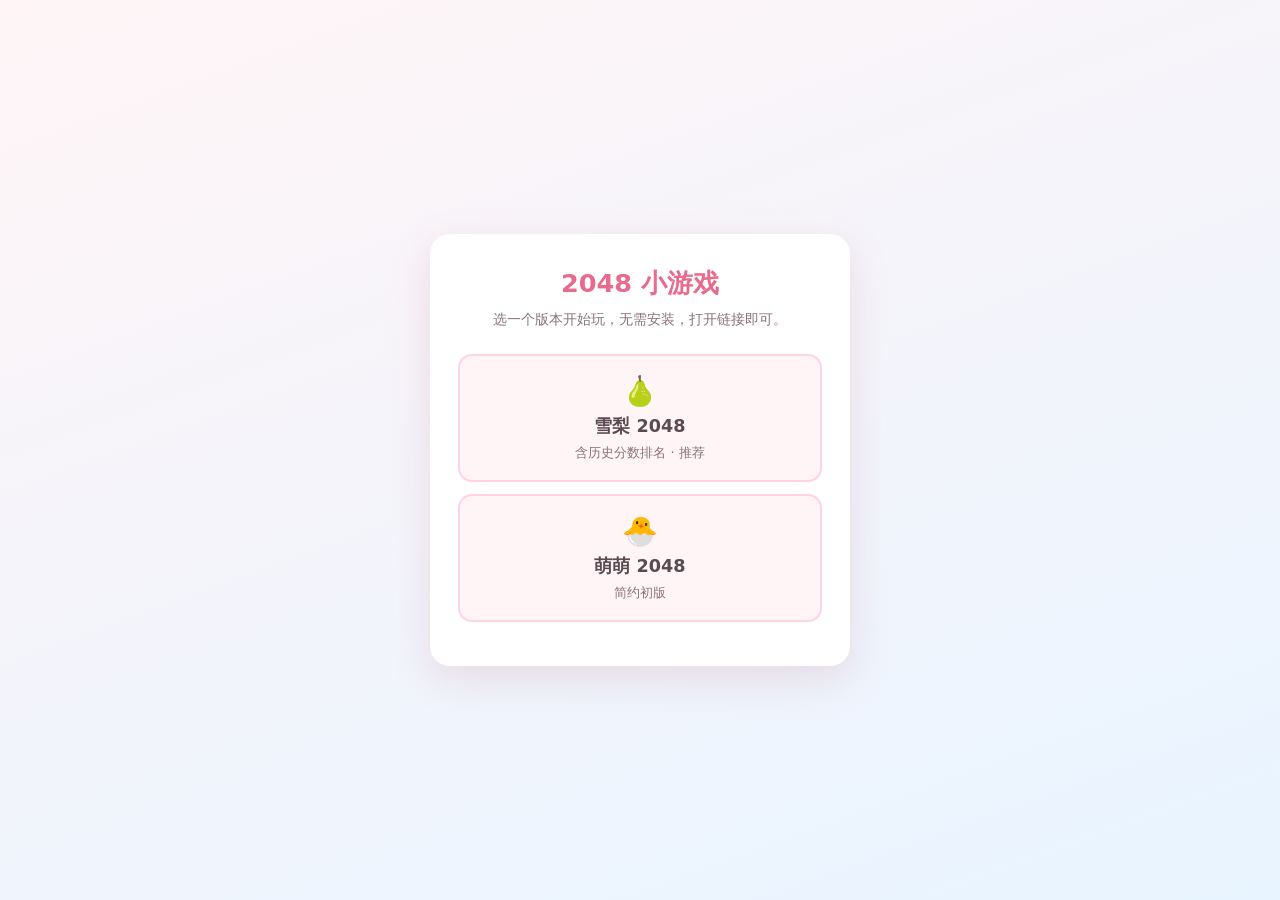
<file: index.html>
<!DOCTYPE html>
<html lang="zh-CN">
<head>
  <meta charset="UTF-8" />
  <meta name="viewport" content="width=device-width, initial-scale=1.0" />
  <title>2048 小游戏</title>
  <style>
    * { box-sizing: border-box; margin: 0; padding: 0; }
    body {
      min-height: 100vh;
      font-family: "Segoe UI", system-ui, sans-serif;
      background: linear-gradient(160deg, #fff5f7, #e8f4ff);
      display: flex;
      align-items: center;
      justify-content: center;
      padding: 24px;
      color: #5c4a52;
    }
    .wrap {
      max-width: 420px;
      width: 100%;
      background: #fff;
      border-radius: 20px;
      padding: 32px 28px;
      box-shadow: 0 12px 40px rgba(197, 117, 137, 0.2);
      text-align: center;
    }
    h1 { font-size: 1.6rem; margin-bottom: 8px; color: #e86b8f; }
    p { font-size: 0.9rem; color: #8a7279; margin-bottom: 24px; line-height: 1.5; }
    a.card {
      display: block;
      text-decoration: none;
      color: inherit;
      background: #fff5f7;
      border: 2px solid #ffd4e0;
      border-radius: 14px;
      padding: 18px 16px;
      margin-bottom: 12px;
      transition: transform 0.15s, box-shadow 0.15s;
    }
    a.card:hover {
      transform: translateY(-2px);
      box-shadow: 0 8px 20px rgba(255, 143, 171, 0.25);
    }
    a.card strong { display: block; font-size: 1.1rem; margin-bottom: 4px; }
    a.card span { font-size: 0.82rem; color: #8a7279; }
    .emoji { font-size: 1.8rem; margin-bottom: 6px; }
  </style>
</head>
<body>
  <div class="wrap">
    <h1>2048 小游戏</h1>
    <p>选一个版本开始玩，无需安装，打开链接即可。</p>
    <a class="card" href="xueli-2048/">
      <div class="emoji">🍐</div>
      <strong>雪梨 2048</strong>
      <span>含历史分数排名 · 推荐</span>
    </a>
    <a class="card" href="game-2048/">
      <div class="emoji">🐣</div>
      <strong>萌萌 2048</strong>
      <span>简约初版</span>
    </a>
  </div>
</body>
</html>
</file>
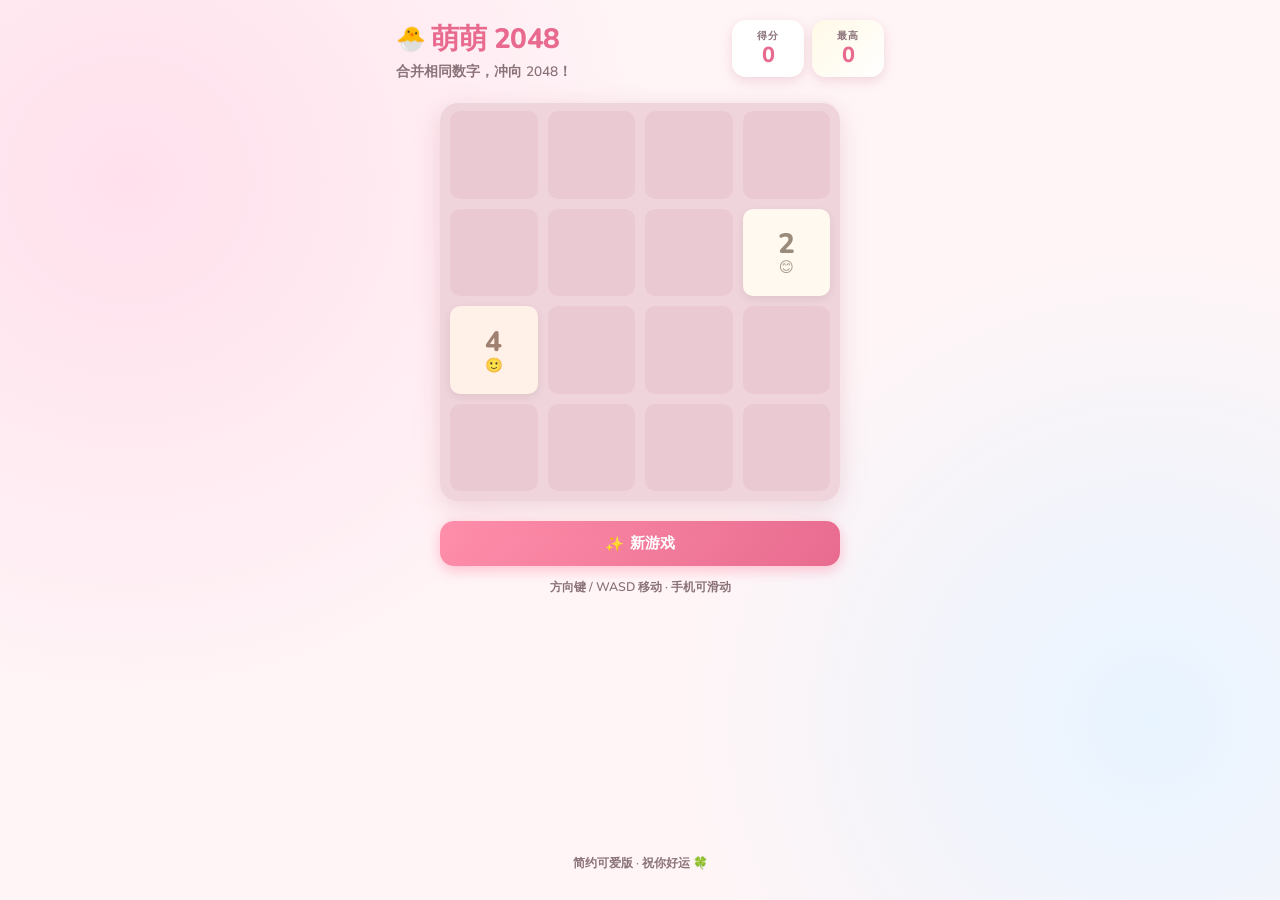
<file: game-2048/index.html>
<!DOCTYPE html>
<html lang="zh-CN">
<head>
  <meta charset="UTF-8" />
  <meta name="viewport" content="width=device-width, initial-scale=1.0, user-scalable=no" />
  <title>萌萌 2048</title>
  <link rel="preconnect" href="https://fonts.googleapis.com" />
  <link rel="preconnect" href="https://fonts.gstatic.com" crossorigin />
  <link href="https://fonts.googleapis.com/css2?family=Nunito:wght@600;700;800&display=swap" rel="stylesheet" />
  <link rel="stylesheet" href="style.css" />
</head>
<body>
  <div class="app">
    <header class="header">
      <div class="title-block">
        <h1 class="title">
          <span class="title-emoji">🐣</span>
          萌萌 2048
        </h1>
        <p class="subtitle">合并相同数字，冲向 2048！</p>
      </div>
      <div class="scores">
        <div class="score-box">
          <span class="score-label">得分</span>
          <span id="score" class="score-value">0</span>
        </div>
        <div class="score-box best">
          <span class="score-label">最高</span>
          <span id="best-score" class="score-value">0</span>
        </div>
      </div>
    </header>

    <main class="main">
      <div class="board-wrap">
        <div id="board" class="board" aria-label="2048 游戏棋盘"></div>
        <div id="overlay" class="overlay hidden" role="dialog" aria-modal="true">
          <div class="overlay-card">
            <p id="overlay-emoji" class="overlay-emoji">🎉</p>
            <h2 id="overlay-title" class="overlay-title">太棒啦！</h2>
            <p id="overlay-msg" class="overlay-msg">你合成了 2048！</p>
            <div class="overlay-actions">
              <button id="btn-continue" class="btn btn-secondary hidden">继续玩</button>
              <button id="btn-retry" class="btn btn-primary">再来一局</button>
            </div>
          </div>
        </div>
      </div>

      <div class="controls">
        <button id="btn-new" class="btn btn-primary btn-wide">
          <span>✨</span> 新游戏
        </button>
        <p class="hint">方向键 / WASD 移动 · 手机可滑动</p>
      </div>
    </main>

    <footer class="footer">
      <span>简约可爱版 · 祝你好运 🍀</span>
    </footer>
  </div>

  <script src="game-core.js"></script>
  <script src="game.js"></script>
</body>
</html>
</file>
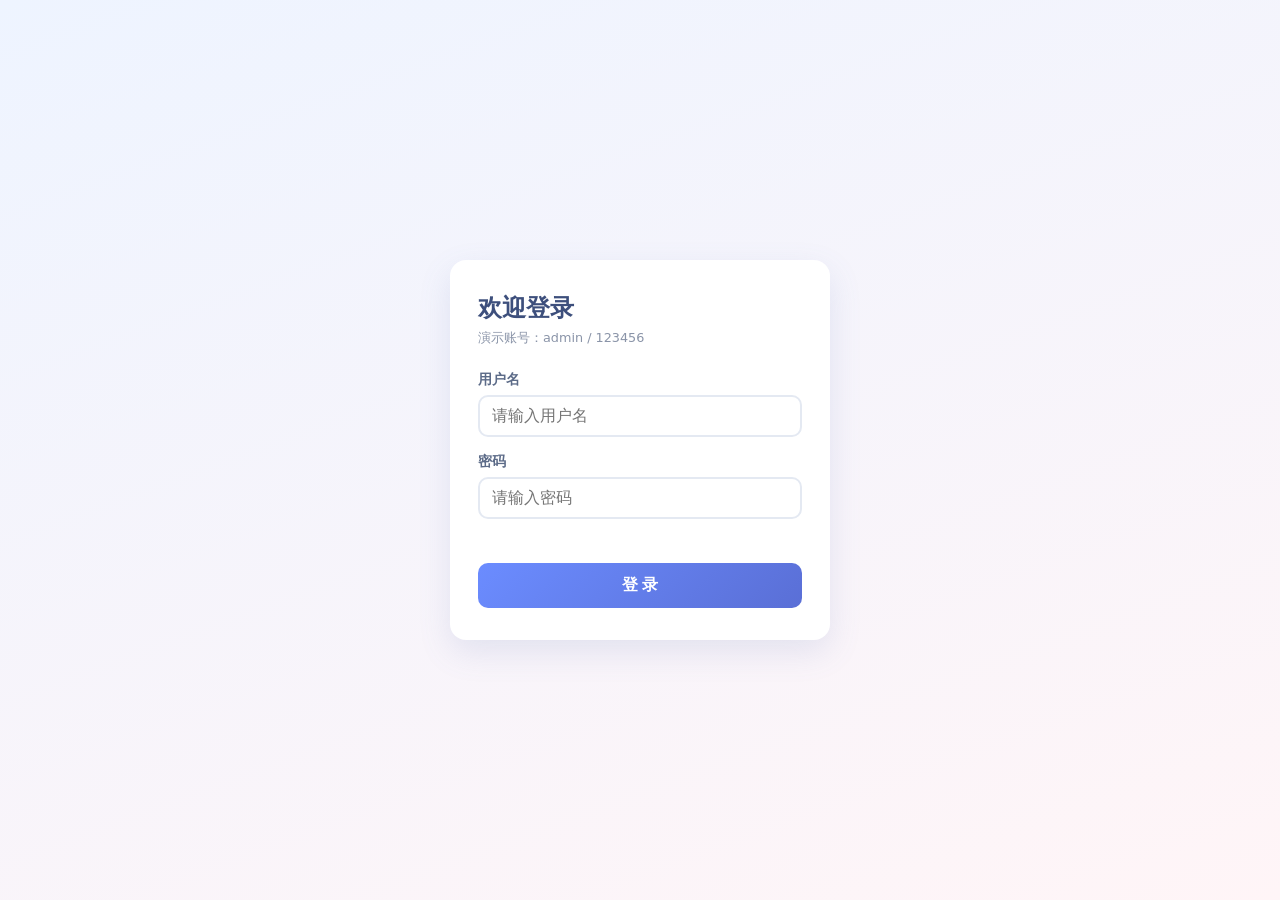
<file: login-page/index.html>
<!DOCTYPE html>
<html lang="zh-CN">
<head>
  <meta charset="UTF-8" />
  <meta name="viewport" content="width=device-width, initial-scale=1.0" />
  <title>登录</title>
  <link rel="stylesheet" href="style.css" />
</head>
<body>
  <div class="login-card">
    <h1 class="title">欢迎登录</h1>
    <p class="hint">演示账号：admin / 123456</p>

    <form id="login-form" novalidate>
      <label class="field">
        <span>用户名</span>
        <input id="username" type="text" autocomplete="username" placeholder="请输入用户名" />
      </label>
      <label class="field">
        <span>密码</span>
        <input id="password" type="password" autocomplete="current-password" placeholder="请输入密码" />
      </label>
      <p id="message" class="message" role="alert" aria-live="polite"></p>
      <button type="submit" class="btn">登 录</button>
    </form>
  </div>

  <script src="login-core.js"></script>
  <script src="login.js"></script>
</body>
</html>
</file>
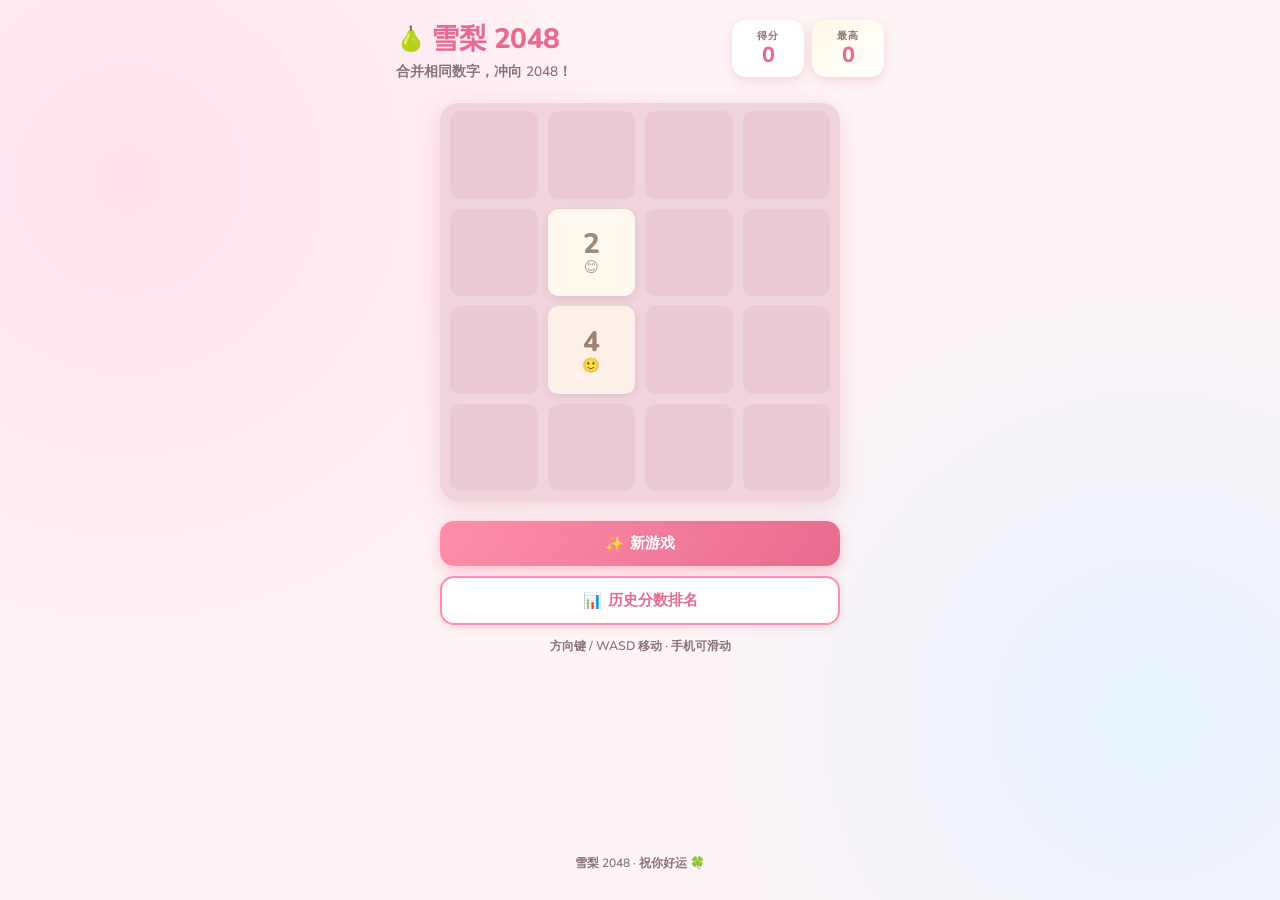
<file: xueli-2048/index.html>
<!DOCTYPE html>
<html lang="zh-CN">
<head>
  <meta charset="UTF-8" />
  <meta name="viewport" content="width=device-width, initial-scale=1.0, user-scalable=no" />
  <title>雪梨 2048</title>
  <link rel="preconnect" href="https://fonts.googleapis.com" />
  <link rel="preconnect" href="https://fonts.gstatic.com" crossorigin />
  <link href="https://fonts.googleapis.com/css2?family=Nunito:wght@600;700;800&display=swap" rel="stylesheet" />
  <link rel="stylesheet" href="style.css" />
</head>
<body>
  <div class="app">
    <header class="header">
      <div class="title-block">
        <h1 class="title">
          <span class="title-emoji">🍐</span>
          雪梨 2048
        </h1>
        <p class="subtitle">合并相同数字，冲向 2048！</p>
      </div>
      <div class="scores">
        <div class="score-box">
          <span class="score-label">得分</span>
          <span id="score" class="score-value">0</span>
        </div>
        <div class="score-box best">
          <span class="score-label">最高</span>
          <span id="best-score" class="score-value">0</span>
        </div>
      </div>
    </header>

    <main class="main">
      <div class="board-wrap">
        <div id="board" class="board" aria-label="2048 游戏棋盘"></div>
        <div id="overlay" class="overlay hidden" role="dialog" aria-modal="true">
          <div class="overlay-card">
            <p id="overlay-emoji" class="overlay-emoji">🎉</p>
            <h2 id="overlay-title" class="overlay-title">太棒啦！</h2>
            <p id="overlay-msg" class="overlay-msg">你合成了 2048！</p>
            <div class="overlay-actions">
              <button id="btn-continue" class="btn btn-secondary hidden">继续玩</button>
              <button id="btn-retry" class="btn btn-primary">再来一局</button>
            </div>
          </div>
        </div>
      </div>

      <div class="controls">
        <button id="btn-new" class="btn btn-primary btn-wide">
          <span>✨</span> 新游戏
        </button>
        <button id="btn-history" class="btn btn-outline btn-wide" type="button">
          <span>📊</span> 历史分数排名
        </button>
        <p class="hint">方向键 / WASD 移动 · 手机可滑动</p>
      </div>
    </main>

    <footer class="footer">
      <span>雪梨 2048 · 祝你好运 🍀</span>
    </footer>
  </div>

  <div id="history-modal" class="history-modal hidden" role="dialog" aria-modal="true" aria-labelledby="history-title">
    <div class="history-backdrop" id="history-backdrop"></div>
    <div class="history-panel">
      <div class="history-header">
        <h2 id="history-title" class="history-title">🍐 历史分数排名</h2>
        <button id="btn-history-close" class="btn-close" type="button" aria-label="关闭">×</button>
      </div>
      <p class="history-desc">按分数从高到低排列 · 共 <span id="history-count">0</span> 局</p>
      <div class="history-list-wrap">
        <ul id="history-list" class="history-list"></ul>
        <p id="history-empty" class="history-empty hidden">还没有对局记录，快去玩一局吧～</p>
      </div>
    </div>
  </div>

  <script src="game-core.js"></script>
  <script src="game-history.js"></script>
  <script src="game.js"></script>
</body>
</html>
</file>
<file: game-2048/style.css>
*,
*::before,
*::after {
  box-sizing: border-box;
  margin: 0;
  padding: 0;
}

:root {
  --bg: #fff5f7;
  --bg-deep: #ffe8ee;
  --board: #f0d4dc;
  --cell-empty: #e8c4ce;
  --text: #5c4a52;
  --text-light: #8a7279;
  --accent: #ff8fab;
  --accent-dark: #e86b8f;
  --shadow: rgba(200, 120, 140, 0.25);
  --radius: 14px;
  --tile-radius: 10px;
}

html, body {
  min-height: 100%;
  font-family: "Nunito", "Segoe UI", system-ui, sans-serif;
  background: var(--bg);
  background-image:
    radial-gradient(circle at 10% 20%, #ffe0ec 0%, transparent 40%),
    radial-gradient(circle at 90% 80%, #e8f4ff 0%, transparent 35%);
  color: var(--text);
  -webkit-tap-highlight-color: transparent;
  user-select: none;
}

.app {
  max-width: 520px;
  margin: 0 auto;
  padding: 20px 16px 28px;
  min-height: 100vh;
  display: flex;
  flex-direction: column;
}

/* Header */
.header {
  display: flex;
  justify-content: space-between;
  align-items: flex-start;
  gap: 12px;
  margin-bottom: 20px;
}

.title {
  font-size: 1.75rem;
  font-weight: 800;
  color: var(--accent-dark);
  letter-spacing: -0.02em;
  display: flex;
  align-items: center;
  gap: 6px;
}

.title-emoji {
  font-size: 1.5rem;
  animation: wiggle 2.5s ease-in-out infinite;
}

@keyframes wiggle {
  0%, 100% { transform: rotate(-5deg); }
  50% { transform: rotate(5deg); }
}

.subtitle {
  font-size: 0.85rem;
  color: var(--text-light);
  margin-top: 4px;
  font-weight: 600;
}

.scores {
  display: flex;
  gap: 8px;
  flex-shrink: 0;
}

.score-box {
  background: #fff;
  border-radius: var(--radius);
  padding: 8px 14px;
  text-align: center;
  box-shadow: 0 4px 12px var(--shadow);
  min-width: 72px;
}

.score-box.best {
  background: linear-gradient(135deg, #fff9e6, #fff);
}

.score-label {
  display: block;
  font-size: 0.65rem;
  font-weight: 700;
  text-transform: uppercase;
  letter-spacing: 0.06em;
  color: var(--text-light);
}

.score-value {
  display: block;
  font-size: 1.35rem;
  font-weight: 800;
  color: var(--accent-dark);
  line-height: 1.2;
}

/* Board */
.main {
  flex: 1;
  display: flex;
  flex-direction: column;
  align-items: center;
}

.board-wrap {
  position: relative;
  width: 100%;
  max-width: 400px;
}

.board {
  position: relative;
  width: 100%;
  aspect-ratio: 1;
  background: var(--board);
  border-radius: calc(var(--radius) + 4px);
  padding: 10px;
  box-shadow:
    0 8px 24px var(--shadow),
    inset 0 2px 0 rgba(255, 255, 255, 0.5);
  display: grid;
  grid-template-columns: repeat(4, 1fr);
  grid-template-rows: repeat(4, 1fr);
  gap: 10px;
}

.cell-bg {
  background: var(--cell-empty);
  border-radius: var(--tile-radius);
  opacity: 0.6;
}

.tiles-layer {
  position: absolute;
  inset: 10px;
  pointer-events: none;
}

.tile {
  position: absolute;
  display: flex;
  align-items: center;
  justify-content: center;
  border-radius: var(--tile-radius);
  font-weight: 800;
  transition: top 120ms ease, left 120ms ease;
  box-shadow: 0 3px 8px rgba(0, 0, 0, 0.08);
}

.tile-inner {
  width: 100%;
  height: 100%;
  display: flex;
  flex-direction: column;
  align-items: center;
  justify-content: center;
  border-radius: var(--tile-radius);
  line-height: 1;
}

.tile-value {
  font-size: clamp(1.1rem, 5vw, 1.75rem);
}

.tile-face {
  font-size: 0.9rem;
  margin-top: 2px;
  opacity: 0.85;
}

.tile.new .tile-inner {
  animation: pop-in 180ms ease-out;
}

.tile.merged .tile-inner {
  animation: merge-pop 220ms ease-out;
}

@keyframes pop-in {
  0% { transform: scale(0); opacity: 0.5; }
  70% { transform: scale(1.12); }
  100% { transform: scale(1); opacity: 1; }
}

@keyframes merge-pop {
  0% { transform: scale(1); }
  40% { transform: scale(1.15); }
  100% { transform: scale(1); }
}

/* Tile colors */
.tile-2    .tile-inner { background: #fff9f0; color: #9a8b7a; }
.tile-4    .tile-inner { background: #fff0e8; color: #a08070; }
.tile-8    .tile-inner { background: #ffd4c8; color: #fff; }
.tile-16   .tile-inner { background: #ffb8a8; color: #fff; }
.tile-32   .tile-inner { background: #ff9e8e; color: #fff; }
.tile-64   .tile-inner { background: #ff8494; color: #fff; }
.tile-128  .tile-inner { background: #ff7eb8; color: #fff; font-size: 0.95em; }
.tile-256  .tile-inner { background: #e878c8; color: #fff; font-size: 0.95em; }
.tile-512  .tile-inner { background: #c878e8; color: #fff; font-size: 0.95em; }
.tile-1024 .tile-inner { background: #9888f0; color: #fff; font-size: 0.85em; }
.tile-2048 .tile-inner {
  background: linear-gradient(135deg, #ffd700, #ff8fab);
  color: #fff;
  font-size: 0.85em;
  box-shadow: 0 0 16px rgba(255, 200, 100, 0.6);
}
.tile-super .tile-inner {
  background: linear-gradient(135deg, #667eea, #764ba2);
  color: #fff;
  font-size: 0.75em;
}

/* Overlay */
.overlay {
  position: absolute;
  inset: 0;
  background: rgba(255, 245, 247, 0.82);
  backdrop-filter: blur(4px);
  border-radius: calc(var(--radius) + 4px);
  display: flex;
  align-items: center;
  justify-content: center;
  z-index: 10;
  animation: fade-in 0.3s ease;
}

.overlay.hidden {
  display: none;
}

@keyframes fade-in {
  from { opacity: 0; }
  to { opacity: 1; }
}

.overlay-card {
  background: #fff;
  border-radius: 20px;
  padding: 28px 24px;
  text-align: center;
  box-shadow: 0 12px 32px var(--shadow);
  max-width: 85%;
  animation: card-pop 0.35s cubic-bezier(0.34, 1.56, 0.64, 1);
}

@keyframes card-pop {
  from { transform: scale(0.85); opacity: 0; }
  to { transform: scale(1); opacity: 1; }
}

.overlay-emoji {
  font-size: 3rem;
  margin-bottom: 8px;
}

.overlay-title {
  font-size: 1.4rem;
  color: var(--accent-dark);
  margin-bottom: 6px;
}

.overlay-msg {
  font-size: 0.9rem;
  color: var(--text-light);
  margin-bottom: 20px;
  font-weight: 600;
}

.overlay-actions {
  display: flex;
  gap: 10px;
  justify-content: center;
  flex-wrap: wrap;
}

/* Buttons */
.controls {
  margin-top: 20px;
  width: 100%;
  max-width: 400px;
  text-align: center;
}

.btn {
  font-family: inherit;
  font-weight: 700;
  font-size: 0.95rem;
  border: none;
  border-radius: var(--radius);
  padding: 12px 22px;
  cursor: pointer;
  transition: transform 0.15s, box-shadow 0.15s;
}

.btn:active {
  transform: scale(0.96);
}

.btn-primary {
  background: linear-gradient(135deg, var(--accent), var(--accent-dark));
  color: #fff;
  box-shadow: 0 4px 14px rgba(255, 107, 143, 0.4);
}

.btn-primary:hover {
  box-shadow: 0 6px 18px rgba(255, 107, 143, 0.5);
}

.btn-secondary {
  background: #fff;
  color: var(--accent-dark);
  border: 2px solid var(--accent);
}

.btn-wide {
  width: 100%;
  display: inline-flex;
  align-items: center;
  justify-content: center;
  gap: 6px;
}

.hint {
  margin-top: 12px;
  font-size: 0.78rem;
  color: var(--text-light);
  font-weight: 600;
}

.footer {
  margin-top: auto;
  padding-top: 24px;
  text-align: center;
  font-size: 0.75rem;
  color: var(--text-light);
  font-weight: 600;
}

.hidden {
  display: none !important;
}

@media (max-width: 380px) {
  .title { font-size: 1.45rem; }
  .score-box { min-width: 64px; padding: 6px 10px; }
}
</file>
<file: login-page/style.css>
* { box-sizing: border-box; margin: 0; padding: 0; }

body {
  min-height: 100vh;
  display: flex;
  align-items: center;
  justify-content: center;
  font-family: "Segoe UI", system-ui, sans-serif;
  background: linear-gradient(160deg, #eef4ff, #fff5f7);
  padding: 16px;
}

.login-card {
  width: 100%;
  max-width: 380px;
  background: #fff;
  border-radius: 16px;
  padding: 32px 28px;
  box-shadow: 0 12px 32px rgba(100, 120, 180, 0.15);
}

.title {
  font-size: 1.5rem;
  color: #3d4f7c;
  margin-bottom: 6px;
}

.hint {
  font-size: 0.8rem;
  color: #8a94a8;
  margin-bottom: 24px;
}

.field {
  display: block;
  margin-bottom: 16px;
}

.field span {
  display: block;
  font-size: 0.85rem;
  color: #5c6b88;
  margin-bottom: 6px;
  font-weight: 600;
}

.field input {
  width: 100%;
  padding: 10px 12px;
  border: 2px solid #e4e9f2;
  border-radius: 10px;
  font-size: 1rem;
  outline: none;
  transition: border-color 0.15s;
}

.field input:focus {
  border-color: #6b8cff;
}

.message {
  min-height: 1.2em;
  font-size: 0.85rem;
  margin-bottom: 12px;
  font-weight: 600;
}

.message.error { color: #e85d5d; }
.message.success { color: #2e9e5b; }

.btn {
  width: 100%;
  padding: 12px;
  border: none;
  border-radius: 10px;
  background: linear-gradient(135deg, #6b8cff, #5a6fd6);
  color: #fff;
  font-size: 1rem;
  font-weight: 700;
  cursor: pointer;
}

.btn:active { transform: scale(0.98); }
</file>
<file: xueli-2048/style.css>
*,
*::before,
*::after {
  box-sizing: border-box;
  margin: 0;
  padding: 0;
}

:root {
  --bg: #fff5f7;
  --bg-deep: #ffe8ee;
  --board: #f0d4dc;
  --cell-empty: #e8c4ce;
  --text: #5c4a52;
  --text-light: #8a7279;
  --accent: #ff8fab;
  --accent-dark: #e86b8f;
  --shadow: rgba(200, 120, 140, 0.25);
  --radius: 14px;
  --tile-radius: 10px;
}

html, body {
  min-height: 100%;
  font-family: "Nunito", "Segoe UI", system-ui, sans-serif;
  background: var(--bg);
  background-image:
    radial-gradient(circle at 10% 20%, #ffe0ec 0%, transparent 40%),
    radial-gradient(circle at 90% 80%, #e8f4ff 0%, transparent 35%);
  color: var(--text);
  -webkit-tap-highlight-color: transparent;
  user-select: none;
}

.app {
  max-width: 520px;
  margin: 0 auto;
  padding: 20px 16px 28px;
  min-height: 100vh;
  display: flex;
  flex-direction: column;
}

/* Header */
.header {
  display: flex;
  justify-content: space-between;
  align-items: flex-start;
  gap: 12px;
  margin-bottom: 20px;
}

.title {
  font-size: 1.75rem;
  font-weight: 800;
  color: var(--accent-dark);
  letter-spacing: -0.02em;
  display: flex;
  align-items: center;
  gap: 6px;
}

.title-emoji {
  font-size: 1.5rem;
  animation: wiggle 2.5s ease-in-out infinite;
}

@keyframes wiggle {
  0%, 100% { transform: rotate(-5deg); }
  50% { transform: rotate(5deg); }
}

.subtitle {
  font-size: 0.85rem;
  color: var(--text-light);
  margin-top: 4px;
  font-weight: 600;
}

.scores {
  display: flex;
  gap: 8px;
  flex-shrink: 0;
}

.score-box {
  background: #fff;
  border-radius: var(--radius);
  padding: 8px 14px;
  text-align: center;
  box-shadow: 0 4px 12px var(--shadow);
  min-width: 72px;
}

.score-box.best {
  background: linear-gradient(135deg, #fff9e6, #fff);
}

.score-label {
  display: block;
  font-size: 0.65rem;
  font-weight: 700;
  text-transform: uppercase;
  letter-spacing: 0.06em;
  color: var(--text-light);
}

.score-value {
  display: block;
  font-size: 1.35rem;
  font-weight: 800;
  color: var(--accent-dark);
  line-height: 1.2;
}

/* Board */
.main {
  flex: 1;
  display: flex;
  flex-direction: column;
  align-items: center;
}

.board-wrap {
  position: relative;
  width: 100%;
  max-width: 400px;
}

.board {
  position: relative;
  width: 100%;
  aspect-ratio: 1;
  background: var(--board);
  border-radius: calc(var(--radius) + 4px);
  padding: 10px;
  box-shadow:
    0 8px 24px var(--shadow),
    inset 0 2px 0 rgba(255, 255, 255, 0.5);
  display: grid;
  grid-template-columns: repeat(4, 1fr);
  grid-template-rows: repeat(4, 1fr);
  gap: 10px;
}

.cell-bg {
  background: var(--cell-empty);
  border-radius: var(--tile-radius);
  opacity: 0.6;
}

.tiles-layer {
  position: absolute;
  inset: 10px;
  pointer-events: none;
}

.tile {
  position: absolute;
  display: flex;
  align-items: center;
  justify-content: center;
  border-radius: var(--tile-radius);
  font-weight: 800;
  transition: top 120ms ease, left 120ms ease;
  box-shadow: 0 3px 8px rgba(0, 0, 0, 0.08);
}

.tile-inner {
  width: 100%;
  height: 100%;
  display: flex;
  flex-direction: column;
  align-items: center;
  justify-content: center;
  border-radius: var(--tile-radius);
  line-height: 1;
}

.tile-value {
  font-size: clamp(1.1rem, 5vw, 1.75rem);
}

.tile-face {
  font-size: 0.9rem;
  margin-top: 2px;
  opacity: 0.85;
}

.tile.new .tile-inner {
  animation: pop-in 180ms ease-out;
}

.tile.merged .tile-inner {
  animation: merge-pop 220ms ease-out;
}

@keyframes pop-in {
  0% { transform: scale(0); opacity: 0.5; }
  70% { transform: scale(1.12); }
  100% { transform: scale(1); opacity: 1; }
}

@keyframes merge-pop {
  0% { transform: scale(1); }
  40% { transform: scale(1.15); }
  100% { transform: scale(1); }
}

/* Tile colors */
.tile-2    .tile-inner { background: #fff9f0; color: #9a8b7a; }
.tile-4    .tile-inner { background: #fff0e8; color: #a08070; }
.tile-8    .tile-inner { background: #ffd4c8; color: #fff; }
.tile-16   .tile-inner { background: #ffb8a8; color: #fff; }
.tile-32   .tile-inner { background: #ff9e8e; color: #fff; }
.tile-64   .tile-inner { background: #ff8494; color: #fff; }
.tile-128  .tile-inner { background: #ff7eb8; color: #fff; font-size: 0.95em; }
.tile-256  .tile-inner { background: #e878c8; color: #fff; font-size: 0.95em; }
.tile-512  .tile-inner { background: #c878e8; color: #fff; font-size: 0.95em; }
.tile-1024 .tile-inner { background: #9888f0; color: #fff; font-size: 0.85em; }
.tile-2048 .tile-inner {
  background: linear-gradient(135deg, #ffd700, #ff8fab);
  color: #fff;
  font-size: 0.85em;
  box-shadow: 0 0 16px rgba(255, 200, 100, 0.6);
}
.tile-super .tile-inner {
  background: linear-gradient(135deg, #667eea, #764ba2);
  color: #fff;
  font-size: 0.75em;
}

/* Overlay */
.overlay {
  position: absolute;
  inset: 0;
  background: rgba(255, 245, 247, 0.82);
  backdrop-filter: blur(4px);
  border-radius: calc(var(--radius) + 4px);
  display: flex;
  align-items: center;
  justify-content: center;
  z-index: 10;
  animation: fade-in 0.3s ease;
}

.overlay.hidden {
  display: none;
}

@keyframes fade-in {
  from { opacity: 0; }
  to { opacity: 1; }
}

.overlay-card {
  background: #fff;
  border-radius: 20px;
  padding: 28px 24px;
  text-align: center;
  box-shadow: 0 12px 32px var(--shadow);
  max-width: 85%;
  animation: card-pop 0.35s cubic-bezier(0.34, 1.56, 0.64, 1);
}

@keyframes card-pop {
  from { transform: scale(0.85); opacity: 0; }
  to { transform: scale(1); opacity: 1; }
}

.overlay-emoji {
  font-size: 3rem;
  margin-bottom: 8px;
}

.overlay-title {
  font-size: 1.4rem;
  color: var(--accent-dark);
  margin-bottom: 6px;
}

.overlay-msg {
  font-size: 0.9rem;
  color: var(--text-light);
  margin-bottom: 20px;
  font-weight: 600;
}

.overlay-actions {
  display: flex;
  gap: 10px;
  justify-content: center;
  flex-wrap: wrap;
}

/* Buttons */
.controls {
  margin-top: 20px;
  width: 100%;
  max-width: 400px;
  text-align: center;
}

.btn {
  font-family: inherit;
  font-weight: 700;
  font-size: 0.95rem;
  border: none;
  border-radius: var(--radius);
  padding: 12px 22px;
  cursor: pointer;
  transition: transform 0.15s, box-shadow 0.15s;
}

.btn:active {
  transform: scale(0.96);
}

.btn-primary {
  background: linear-gradient(135deg, var(--accent), var(--accent-dark));
  color: #fff;
  box-shadow: 0 4px 14px rgba(255, 107, 143, 0.4);
}

.btn-primary:hover {
  box-shadow: 0 6px 18px rgba(255, 107, 143, 0.5);
}

.btn-secondary {
  background: #fff;
  color: var(--accent-dark);
  border: 2px solid var(--accent);
}

.btn-wide {
  width: 100%;
  display: inline-flex;
  align-items: center;
  justify-content: center;
  gap: 6px;
}

.btn-outline {
  margin-top: 10px;
  background: #fff;
  color: var(--accent-dark);
  border: 2px solid var(--accent);
  box-shadow: 0 2px 10px var(--shadow);
}

.btn-outline:hover {
  background: #fff8fa;
}

.hint {
  margin-top: 12px;
  font-size: 0.78rem;
  color: var(--text-light);
  font-weight: 600;
}

.footer {
  margin-top: auto;
  padding-top: 24px;
  text-align: center;
  font-size: 0.75rem;
  color: var(--text-light);
  font-weight: 600;
}

.hidden {
  display: none !important;
}

/* History ranking modal */
.history-modal {
  position: fixed;
  inset: 0;
  z-index: 100;
  display: flex;
  align-items: center;
  justify-content: center;
  padding: 16px;
}

.history-modal.hidden {
  display: none;
}

.history-backdrop {
  position: absolute;
  inset: 0;
  background: rgba(92, 74, 82, 0.35);
  backdrop-filter: blur(3px);
}

.history-panel {
  position: relative;
  width: 100%;
  max-width: 400px;
  max-height: 80vh;
  background: #fff;
  border-radius: 20px;
  padding: 20px 18px;
  box-shadow: 0 16px 40px var(--shadow);
  display: flex;
  flex-direction: column;
  animation: card-pop 0.3s cubic-bezier(0.34, 1.56, 0.64, 1);
}

.history-header {
  display: flex;
  align-items: center;
  justify-content: space-between;
  margin-bottom: 6px;
}

.history-title {
  font-size: 1.15rem;
  font-weight: 800;
  color: var(--accent-dark);
}

.btn-close {
  width: 32px;
  height: 32px;
  border: none;
  border-radius: 50%;
  background: var(--bg-deep);
  color: var(--text-light);
  font-size: 1.4rem;
  line-height: 1;
  cursor: pointer;
  display: flex;
  align-items: center;
  justify-content: center;
  transition: background 0.15s;
}

.btn-close:hover {
  background: #ffd4e0;
  color: var(--accent-dark);
}

.history-desc {
  font-size: 0.78rem;
  color: var(--text-light);
  font-weight: 600;
  margin-bottom: 14px;
}

.history-list-wrap {
  overflow-y: auto;
  flex: 1;
  min-height: 120px;
}

.history-list {
  list-style: none;
}

.history-item {
  display: grid;
  grid-template-columns: 36px 1fr auto;
  grid-template-rows: auto auto;
  gap: 2px 8px;
  align-items: center;
  padding: 10px 12px;
  border-radius: 12px;
  margin-bottom: 8px;
  background: var(--bg);
}

.history-item.top-1 {
  background: linear-gradient(135deg, #fff9e0, #fff5f7);
  border: 1px solid #ffe08a;
}

.history-item.top-2 {
  background: linear-gradient(135deg, #f5f5f5, #fff5f7);
}

.history-item.top-3 {
  background: linear-gradient(135deg, #fff0e8, #fff5f7);
}

.history-rank {
  grid-row: 1 / 3;
  font-size: 1.1rem;
  font-weight: 800;
  color: var(--accent-dark);
  text-align: center;
}

.history-item.top-1 .history-rank::after {
  content: " 🥇";
  font-size: 0.85rem;
}

.history-item.top-2 .history-rank::after {
  content: " 🥈";
  font-size: 0.85rem;
}

.history-item.top-3 .history-rank::after {
  content: " 🥉";
  font-size: 0.85rem;
}

.history-game {
  font-size: 0.82rem;
  font-weight: 700;
  color: var(--text-light);
}

.history-score {
  grid-row: 1 / 3;
  font-size: 1.25rem;
  font-weight: 800;
  color: var(--accent-dark);
}

.history-time {
  font-size: 0.72rem;
  color: var(--text-light);
  font-weight: 600;
}

.history-empty {
  text-align: center;
  padding: 32px 16px;
  color: var(--text-light);
  font-size: 0.9rem;
  font-weight: 600;
}

@media (max-width: 380px) {
  .title { font-size: 1.45rem; }
  .score-box { min-width: 64px; padding: 6px 10px; }
}
</file>
